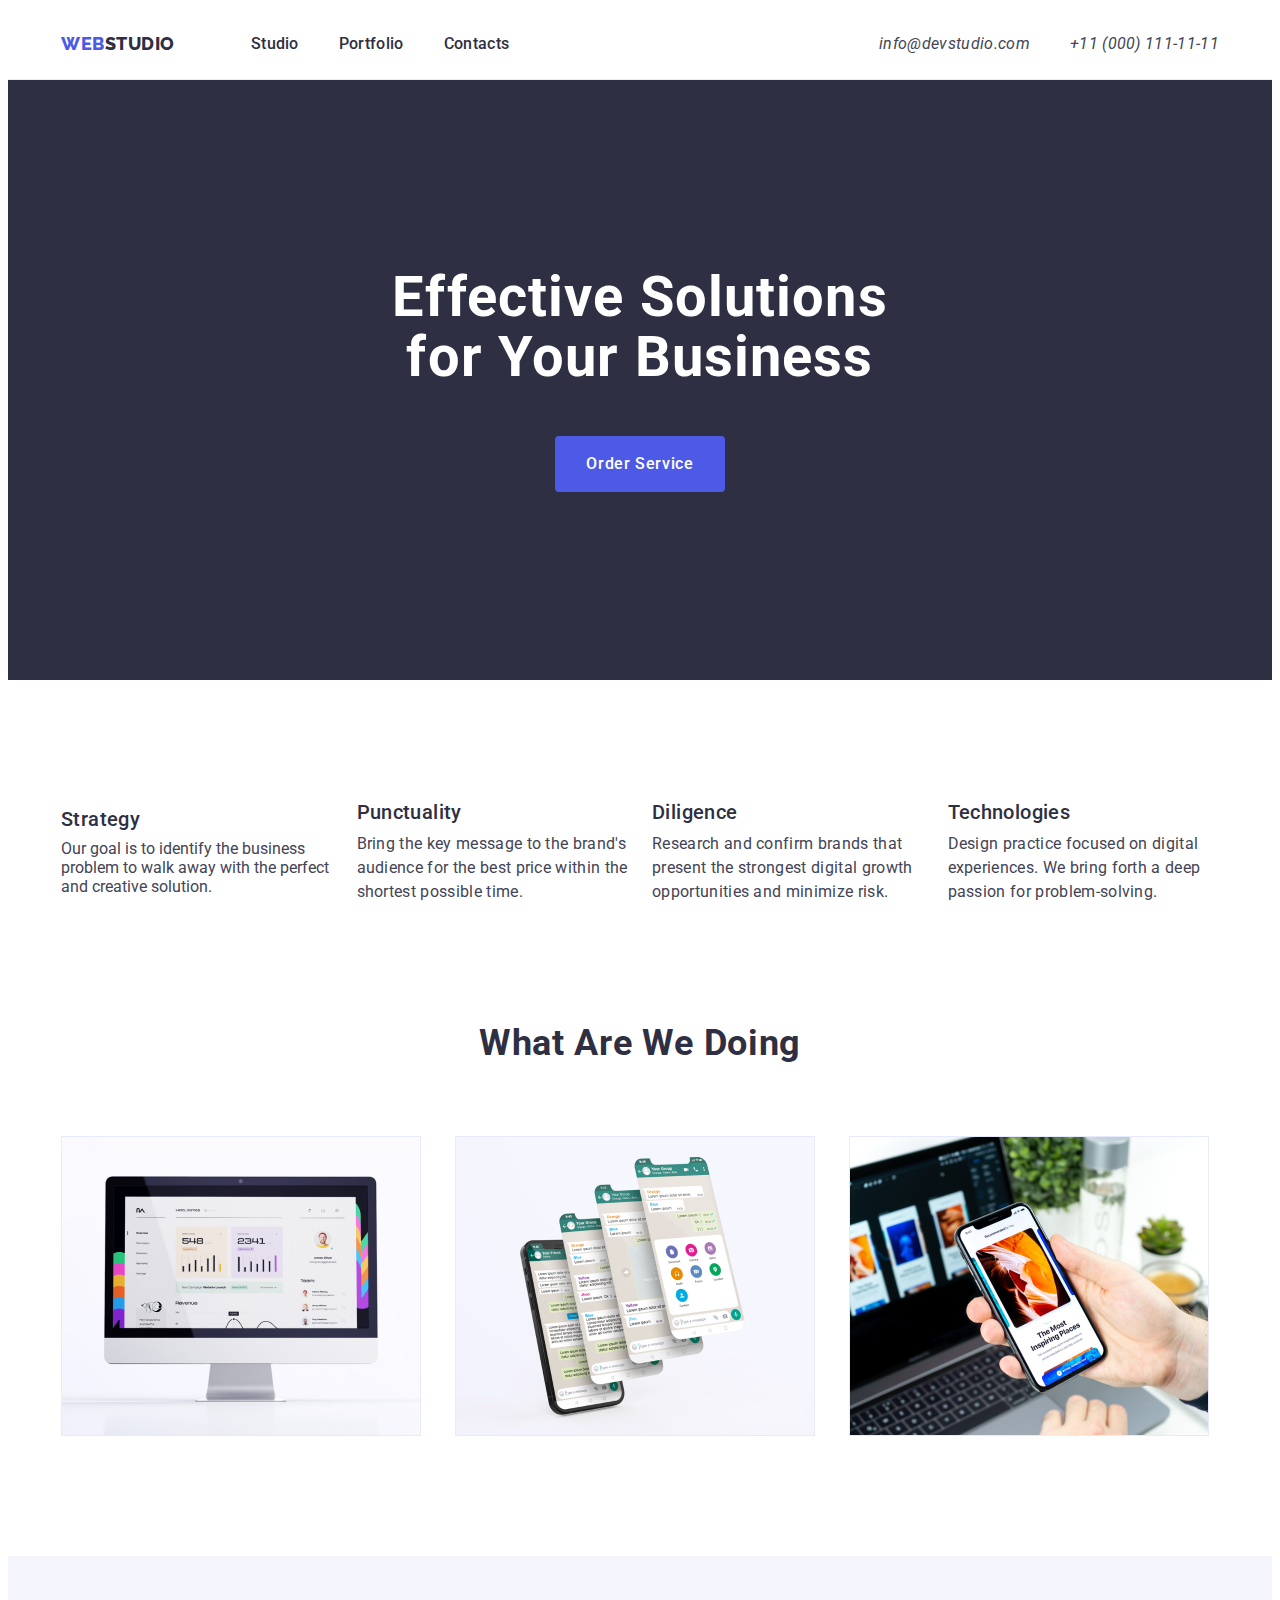
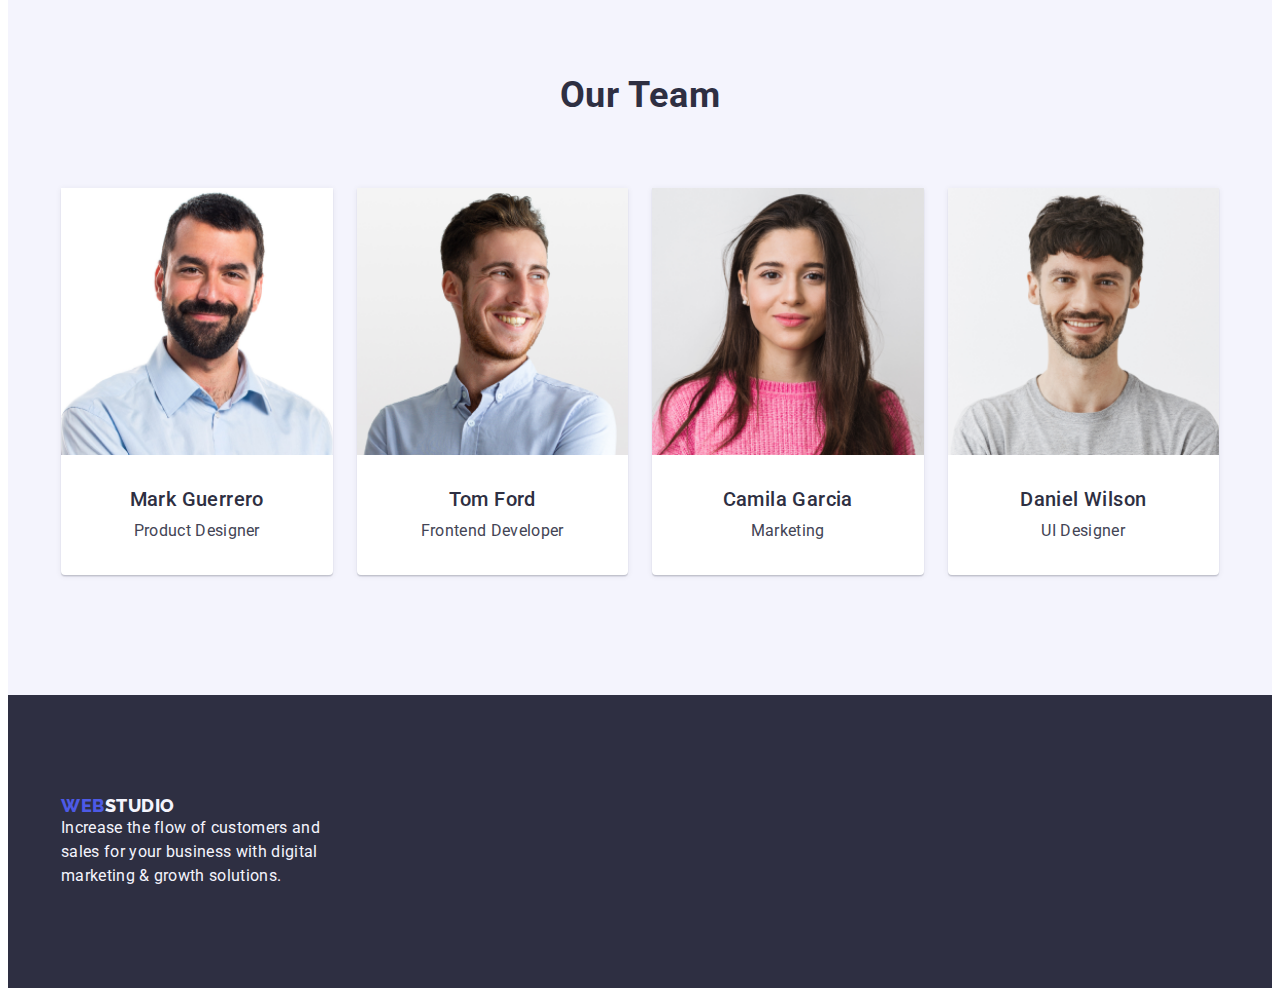
<file: index.html>
<!DOCTYPE html>
<html lang="en">
<head>
    <meta charset="UTF-8">
    <meta name="viewport" content="width=device-width, initial-scale=1.0">
    <meta name="description" content="Effective Solutions for Your Business" />
    <link rel="stylesheet" href="./css/styles.css">
    <link rel="preconnect" href="https://fonts.googleapis.com" />
    <link rel="preconnect" href="https://fonts.gstatic.com" crossorigin />
    <link href="https://fonts.googleapis.com/css2?family=Raleway:wght@700&family=Roboto:wght@400;500;700;900&display=swap"
        rel="stylesheet" />
    <title>WEBSTUDIO</title>
</head>

<body>

    <!-- Page header -->
    <header class="header">

        <!-- Navigation Bar -->
        <div class="container flex-container">
            <a class="logo link" href="./index.html">Web<span class="logo-web">Studio</span></a>
            <nav class="header-nav"> 
                <ul class="nav-list list">
                    <li>
                        <a class="nav-link link" href="index.html" >Studio</a>
                    </li>
                    <li>
                        <a class="nav-link link" href="portfolio.html" >Portfolio</a>
                    </li>
                    <li>
                        <a class="nav-link link" href="#contact" >Contacts</a>
                    </li>
                </ul>
            </nav>
                <address id="contact">
                    <ul class="contact-list list">
                        <li>
                            <a class="link-contact link" href="mailto:info@devstudio.com" >info@devstudio.com</a>
                        </li>
                        <li>
                            <a class="link-contact link" href="tel:+110001111111" >+11 (000) 111-11-11</a>
                        </li>
                    </ul>
                </address>
        </div>
        <!-- Navigation Bar End-->

    </header>
    <!-- Page Header End -->

    <!-- MAIN -->
    <main class="main">

        <!-- Hero Section-->
        <section class="main-hero section">
            <div class="container">
                <h1 class="main-title">Effective Solutions for Your Business</h1>
                <button class="btn main-btn" type="button">Order Service</button>
            </div>
        </section>
        <!-- Hero Section End-->

        <!--Feature Section-->
        <section class="main-feature section">
            <div class="container">
                <ul class="feature-list list card-set flex-container">
                    <li class="feature-item card-set-item">
                        <h3 class="subtitle">Strategy</h3>
                        <p class="sub-text">
                            Our goal is to identify the business problem to walk away with the perfect and creative solution.
                        </p>
                    </li>
                    <li class="feature-item card-set-item"> 
                        <h3 class="subtitle">Punctuality</h3>
                        <p class="sub-txt">
                            Bring the key message to the brand's audience for the best price within the shortest possible time.
                        </p>
                    </li>
                    <li class="feature-item card-set-item">
                        <h3 class="subtitle">Diligence</h3>
                        <p class="sub-txt">
                            Research and confirm brands that present the strongest digital growth opportunities and minimize risk.
                        </p>
                    </li>
                    <li class="feature-item card-set-item">
                        <h3 class="subtitle">Technologies</h3>
                        <p class="sub-txt"> 
                            Design practice focused on digital experiences. We bring forth a deep passion for problem-solving.
                        </p>
                    </li>
                </ul>
            </div>
        </section>
        <!-- Feature Section End-->

        <!-- About Section -->
        <section class="service section">
            <div class="container">
                <h2 class="section-title service-title">What Are We Doing</h2>
                <ul class="service-list list card-set flex-container">
                    <li class="service-item card-set-item">
                        <img 
                            class=""
                            src="./images/Monitor.png" 
                            alt="Monitor"
                            width="360" 
                            height="300" 
                        />
                    </li>
                    <li class="service-item card-set-item">
                        <img 
                            class=""
                            src="./images/phone.png" 
                            alt="Phone"
                            width="360" 
                            height="300"
                        />
                    </li>
                    <li class="service-item card-set-item">
                        <img 
                            class=""
                            src="./images/Devices.png" 
                            alt="Devices"
                            width="360" 
                            height="300"
                        />
                    </li>
                </ul>
            </div>
        </section>
        <!-- About Section End-->

        <!-- Team Section -->
        <section class="team section">
            <div class="container">
                <h2 class="section-title team-title">Our Team</h2>
                <ul class="team-list list flex-container">
                    <li class="team-card">
                        <img 
                            class="team-image"
                            src="./images/markguerrero.png" 
                            alt="Team Card 1"
                            width="272" 
                            height="260"
                        />
                        <div class="card-text">
                            <h3 class="subtitle team-name">Mark Guerrero</h3>
                            <p class="sub-txt team-text">
                            Product Designer 
                            </p>
                        </div>
                    </li>
                    <li class="team-card">
                        <img 
                            class="team-image"
                            src="./images/tomford.png" 
                            alt="Team Card 2"
                            width="272" 
                            height="260"
                        />
                        <div class="card-text">
                            <h3 class="subtitle team-name">Tom Ford</h3>
                            <P class="sub-txt team-text">
                            Frontend Developer 
                            </P>
                        </div>
                    </li>
                    <li class="team-card">
                        <img 
                            class="team-image"
                            src="./images/camilagarcia.png" 
                            alt="Team Card 3"
                            width="272" 
                            height="260"
                        />
                        <div class="card-text">
                            <h3 class="subtitle team-name">Camila Garcia</h3>
                            <p class="sub-txt team-text">
                            Marketing
                            </p>
                        </div>
                    </li>
                    <li class="team-card">
                        <img 
                            class="team-image"
                            src="./images/danielwilson.png" 
                            alt="Team Card 4"
                            width="272" 
                            height="260"
                        />
                        <div class="card-text">
                            <h3 class="subtitle team-name">Daniel Wilson</h3>
                            <p class="sub-txt team-text">
                            UI Designer
                            </p>
                        </div>
                    </li>
                </ul>
            </div>
        </section>

    </main>

    <!-- FOOTER -->
    <footer class="footer">
        <div class="container">
            <a class="logo link" href="./index.html">Web<span class="logo-web logo-light">Studio</span></a>
            <p class="footer-text sub-txt">
                Increase the flow of customers and sales for your business with digital marketing & growth solutions.
            </p>
        </div>
    </footer>
    <!-- FOOTER END -->

</body>

</html>
</file>
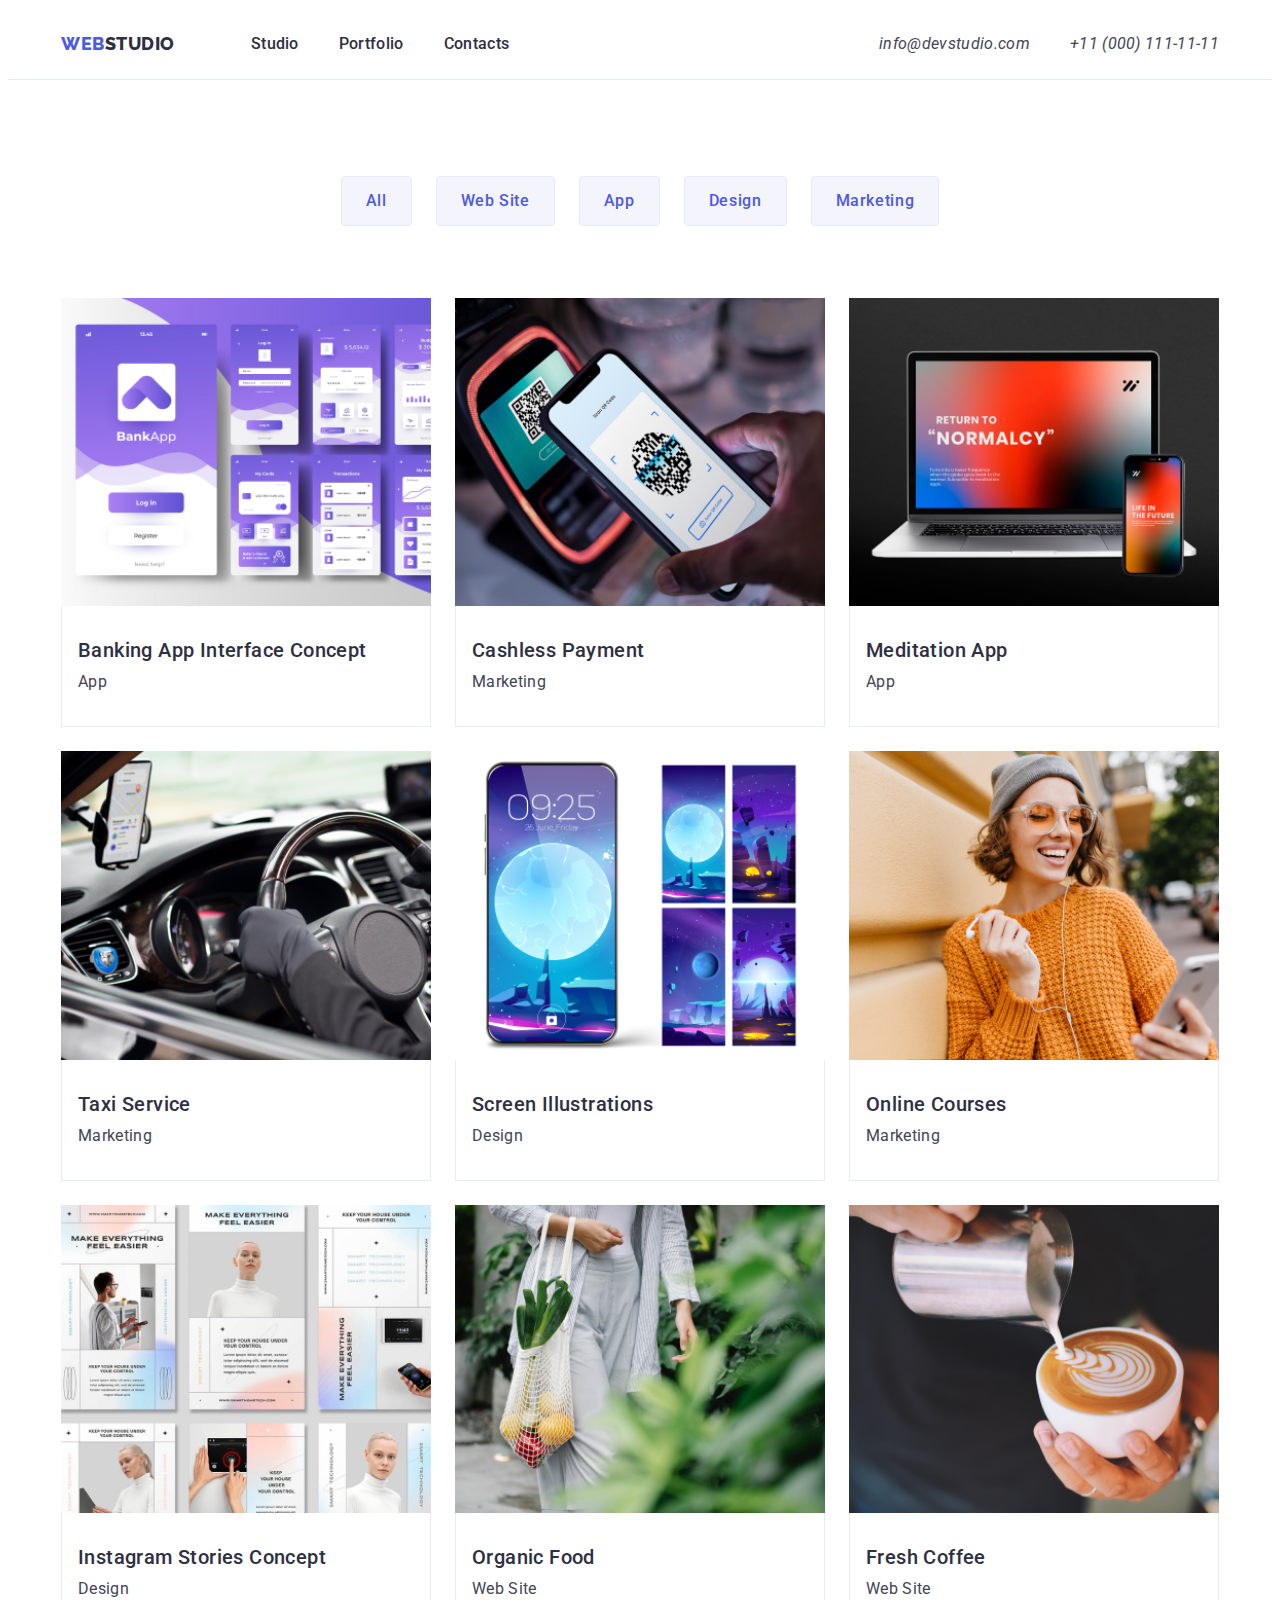
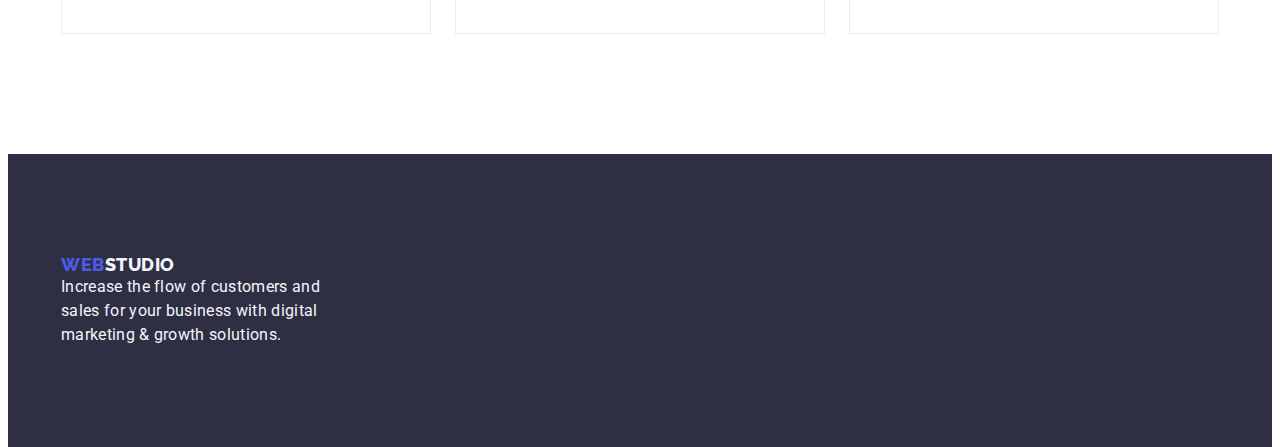
<file: portfolio.html>
<!DOCTYPE html>
<html lang="en">
<head>
    <meta charset="UTF-8">
    <meta name="viewport" content="width=device-width, initial-scale=1.0">
    <link rel="stylesheet" href="./css/styles.css" />
    <link rel="stylesheet" href="./css/styles.css">
    <link rel="preconnect" href="https://fonts.googleapis.com" />
    <link rel="preconnect" href="https://fonts.gstatic.com" crossorigin />
    <link href="https://fonts.googleapis.com/css2?family=Raleway:wght@700&family=Roboto:wght@400;500;700;900&display=swap"
    rel="stylesheet" />
    <title>Portfolio</title>
</head>

<body>
    
    <!-- Page header -->
    <header class="header">
    
        <!-- Navigation Bar -->
        <div class="container flex-container">
            <a class="logo link" href="./index.html">Web<span class="logo-web">Studio</span></a>
            <nav class="header-nav">
                <ul class="nav-list list">
                    <li>
                        <a class="nav-link link" href="index.html">Studio</a>
                    </li>
                    <li>
                        <a class="nav-link link" href="portfolio.html">Portfolio</a>
                    </li>
                    <li>
                        <a class="nav-link link" href="#contact">Contacts</a>
                    </li>
                </ul>
            </nav>
            <address id="contact">
                <ul class="contact-list list">
                    <li>
                        <a class="link-contact link" href="mailto:info@devstudio.com">info@devstudio.com</a>
                    </li>
                    <li>
                        <a class="link-contact link" href="tel:+110001111111">+11 (000) 111-11-11</a>
                    </li>
                </ul>
            </address>
        </div>
        <!-- Navigation Bar End-->

    <!-- Header end -->

    <!-- Main -->

    <main class="Porfolio">
        <section class="portfolio-section">
            <div class="container">

                <!-- FILTER Button Section-->
                <ul class="filter-list list flex-container">
                    <li class="filter-item">
                        <button class="filter-button btn" type="button">
                            All
                        </button>
                    </li>
                    <li class="filter-item">
                        <button class="filter-button btn" type="button">
                            Web Site
                        </button>
                    </li>
                    <li class="filter-item">
                        <button class="filter-button btn" type="button">
                            App
                        </button>
                    </li>
                    <li class="filter-item">
                        <button class="filter-button btn" type="button">
                            Design
                        </button>
                    </li>
                    <li class="filter-item">
                        <button class="filter-button btn" type="button">
                            Marketing
                        </button>
                    </li>
                </ul>

                <!--PROJECT Section-->
                <ul class="projects-list list flex-container card-set">
                    <li class="project-item card-set-item">
                        <a>
                            <img src="./images/BankingApp.png" alt="Banking App" width="370" height="300" />
                            <div class="project-text">
                                <h2 class="subtitle">
                                    Banking App Interface Concept
                                </h2>
                                <p class="sub-txt">
                                    App
                                </p>
                            </div>
                        </a>
                    </li>
                    <li class="project-item card-set-item">
                        <a>
                            <img src="./images/CashlessPayment.png" alt="Cashless Payment" width="370" height="300" />
                            <div class="project-text">
                                <h2 class="subtitle">
                                    Cashless Payment
                                </h2>
                                <p class="sub-txt">
                                    Marketing
                                </p>
                            </div>
                        </a>
                    </li>
                    <li class="project-item card-set-item">
                        <a>
                            <img src="./images/MeditationApp.png" alt="Meditation App" width="370" height="300" />
                            <div class="project-text">
                                <h2 class="subtitle">
                                    Meditation App
                                </h2>
                                <p class="sub-txt">
                                    App
                                </p>
                            </div>
                        </a>
                    </li>
                    <li class="project-item card-set-item">
                        <a>
                            <img src="./images/TaxiService.png" alt="Taxi Service" width="370" height="300" />
                            <div class="project-text">
                                <h2 class="subtitle">
                                    Taxi Service
                                </h2>
                                <p class="sub-txt">
                                    Marketing
                                </p>
                            </div>
                        </a>
                    </li>
                    <li class="project-item card-set-item">
                        <a>
                            <img src="./images/Screenillustrations.png" alt="Screen illustrations" width="370" height="300" />
                            <div class="project-text">
                                <h2 class="subtitle">
                                    Screen Illustrations
                                </h2>
                                <p class="sub-txt">
                                    Design
                                </p>
                            </div>
                        </a>
                    </li>
                    <li class="project-item card-set-item">
                        <a>
                            <img src="./images/OnlineCourse.png" alt="Online Course" width="370" height="300" />
                            <div class="project-text">
                                <h2 class="subtitle">
                                    Online Courses
                                </h2>
                                <p class="sub-txt">
                                    Marketing
                                </p>
                            </div>
                        </a>
                    </li>
                    <li class="project-item card-set-item">
                        <a>
                            <img src="./images/IGSC.png" alt="Instagram Stories Concept" width="370" height="300" />
                            <div class="project-text">
                                <h2 class="subtitle">
                                    Instagram Stories Concept
                                </h2>
                                <p class="sub-txt">
                                    Design
                                </p>
                            </div>
                        </a>
                    </li>
                    <li class="project-item card-set-item">
                        <a>
                            <img src="./images/OrganicFood.png" alt="Organic Food" width="370" height="300" />
                            <div class="project-text">
                                <h2 class="subtitle">
                                    Organic Food
                                </h2>
                                <p class="sub-txt">
                                    Web Site
                                </p>
                            </div>
                        </a>
                    </li>
                    <li class="project-item card-set-item">
                        <a>
                            <img src="./images/FreshCoffee.png" alt="Fresh Coffee" width="370" height="300" />
                            <div class="project-text">
                                <h2 class="subtitle">
                                    Fresh Coffee
                                </h2>
                                <p class="sub-txt">
                                    Web Site
                                </p>
                            </div>
                        </a>
                    </li>
                </ul>
            </div>
        </section>
    </main>

    <!-- Main end -->

    <!-- FOOTER -->
    <footer class="footer">
        <div class="container">
            <a class="logo link" href="./index.html">Web<span class="logo-web logo-light">Studio</span></a>
            <p class="footer-text sub-txt">
                Increase the flow of customers and sales for your business with digital marketing & growth solutions.
            </p>
        </div>
    </footer>
    <!-- FOOTER END -->

</body>
</html>
</file>
<file: css/styles.css>
:root {
    /* --FONTS-- */
    --head-font: 'Roboto';
    --text-font: 'Raleway';

    /* --NUMERAL CONTENT-- */
    --indent: 24px;
    --items: 3;

    /* --TEXT COLORS-- */
    --main-text-color: #434455;
    --secondary-color: #2e2f42;
    --main-title-color: #ffffff;

    /* --COLORS-- */
    --color-iris: #4d5ae5;
    --color-ocean: #404bbf;
    --color-navy-blue: #2e2f42;
    --color-green: #31d0aa;
    --color-slate: #434455;
    --color-light-slate: #8e8f99;
    --color-cornflower: #e7e9fc;
    --color-cloud: #f4f4fd;
    --color-navy-blue-modal: #2e2f42;
    --color-grey: #2e2f42;
    --color-white: #ffffff;
    --color-dairy: #fcfcfc;
}

*,
*::before,
*::after {
    box-sizing: inherit;
}

html {
    box-sizing: border-box;
}

body {
    background-color: var(--color-white);
    font-size: 16px;
    font-family: var(--head-font);
    color: var(--main-text-color);
}

img {
    display: block;
    max-width: 100%;
    height: auto;
}

/* -- STYLES --*/

.header {
    height: 72px;
    flex-shrink: 0;
    border-bottom: 1px solid var(--color-cornflower, #E7E9FC);
}

.list   {
    list-style-type: none;
    padding: 0;
    margin: 0;
}

.section {
    padding: 120px 0;
}

.container{
    width: 1158px;
    margin: 0 auto;
    padding: 0 15px,
}

.flex-container {
    display: flex;
    align-items: center;
}

.link {
    text-decoration: none;
}

.link:hover,
.link:focus {
    text-decoration: none;
}

/* -- HEADER --*/

.logo {
    font-family: var(--text-font);
    font-weight: 800;
    font-size: 18px;
    line-height: 1.17;
    letter-spacing: 0.03em;
    text-transform: uppercase;
    margin-right: 76px;
    color: var(--color-iris);
    padding: 24px 0;
}

.logo-web {
    color: var(--color-navy-blue);
}

.logo-light {
    color: var(--color-cloud);
}


/* -- HERO -- */

.btn {
    font-family: inherit;
    cursor: pointer;
    background: var(--color-iris);
    font-size: 16px;
    font-weight: 500;
    line-height: 1.5;
    letter-spacing: 0.04em;
    text-decoration: none;
    text-transform: none;
    color: var(--color-white);
    /* box-shadow: 0px 4px 4px rgba(0, 0, 0, 0.15); */
    border-radius: 4px;
}

.btn:hover,
.btn:focus {
    background-color: var(--color-ocean);
    box-shadow: 0px 3px 1px rgba(0, 0, 0, 0.1), 0px 2px 1px rgba(0, 0, 0, 0.08), 0px 2px 2px rgba(0, 0, 0, 0.12);
    border-radius: 4px;
}

.main-title {
    font-family: var(--Head-font);
    font-size: 56px;
    font-weight: 700;
    line-height: 1.07;
    letter-spacing: 0.02em;
    text-align: center;
    color: var(--main-title-color);
}

.main-hero {
    background-color: var(--color-navy-blue);
    padding-top: 188px;
    padding-bottom: 188px;
}

.main-title {
    max-width: 496px;
    margin: auto;
    margin-bottom: 48px;
}

.main-btn {
    display: block;
    min-width: 169px;
    height: 56px;
    padding: 15px 31px;
    margin: 0 auto;
    border: none;
}

/* text */

.section-title {
    font-size: 36px;
    font-weight: 700;
    line-height: 1.11;
    letter-spacing: 0.02em;
    text-transform: capitalize;
    text-align: center;
    color: var(--color-navy-blue);
    margin-bottom: 72px;
}

.subtitle {
    margin-bottom: 8px;
    font-size: 20px;
    font-weight: 500;
    line-height: 1.2;
    letter-spacing: 0.02em;
    color: var(--color-navy-blue);
}

.sub-txt {
    font-size: 16px;
    line-height: 1.5;
    letter-spacing: 0.02em;
    color: var(--color-slate);
}

/* -- CARD SET -- */

.card-set {
    display: flex;
    flex-wrap: wrap;
    gap: var(--indent);
}

.card-set-item {
    flex-basis: calc((100% - var(--indent) * (var(--items) - 1)) / var(--items));
}

/* -- MAIN NAVIGATION -- */

.header-nav {
    display: flex;
    align-items: center;
    margin-right: auto;
}

.nav-list {
    display: flex;
    align-items: center;
    gap: 40px;
}

.nav-link {
    font-family: var(--head-font);
    font-weight: 500;
    font-size: 16px;
    line-height: 1.5;
    letter-spacing: 0.02em;
    color: var(--color-navy-blue);
    display: block;
    padding: 24px 0;
}

.nav-link:hover,
.nav-link:focus {
    color: var(--color-ocean);
}

/* -- MAIN CONTACTS -- */

.contact {
    font-style: normal;
}

.contact-list {
    display: flex;
    align-items: center;
    gap: 40px;
}

.link-contact {
    font-size: 16px;
    line-height: 1.5;
    letter-spacing: 0.02em;
    color: var(--color-slate);
    padding: 24px 0;
    display: block;
}

.link-contact:hover,
.link-contact:focus {
    color: var(--color-ocean);
}

/* Feature Section */

.feature-item {
    --items: 4;
}

/* SERVICE SECTION */

.service {
    padding-top: 0;
}

/* Team Section */

.team {
    background-color: var(--color-cloud);
}

.team-list {
    flex-wrap: wrap;
    gap: 24px;
}

.team-card {
    background-color: var(--color-white);
    flex-basis: calc((100% - 3 * 24px) / 4);
    box-shadow: 0px 1px 6px rgba(46, 47, 66, 0.08), 0px 1px 1px rgba(46, 47, 66, 0.16), 0px 2px 1px rgba(46, 47, 66, 0.08);
    border-radius: 0px 0px 4px 4px;
}

.team-name {
    text-align: center;
    margin-bottom: 8px;
}

.team-text {
    text-align: center;
}

.card-text {
    padding: 32px 16px;
    text-align: center;
}

/* ---------- PORTFOLIO PAGE ---------- */

/* Filter Section */ 

.portfolio-section {
    padding: 96px 0 120px;
}

.filter-list {
    margin-bottom: 72px;
    gap: 24px;
    justify-content: center;
}

.filter-button {
    background-color: var(--color-cloud);
    border: 1px solid var(--color-cornflower);
    padding: 12px 24px;
    border-radius: 4px;
    color: var(--color-iris);
}

.filter-button:hover,
.filter-button:focus {
    color: var(--color-white);
    border: 1px solid transparent;
}

/* Project Section */

.project-list {
    gap: 24px;
    row-gap: 48px;
}

.project-text {
    padding: 32px 16px;
    border: 1px solid #e7e9fc;
    border-top: none;
}

/* 
.project-title {}
.project-desc {}
*/

/* Footer Section */

.footer {
    background-color: var(--color-navy-blue);
    padding: 100px 0;
}

.footer-text {
    color: var(--color-cloud);
    width: 264px;
}

.footer-logo {
    display: inline-block;
    margin: 0 0 16px 0;
    padding: 0;
}

/* EXTRA */

h1,
h2,
h3,
h4,
h5,
h6,
p,
ul {
    margin: 0;
}
</file>
